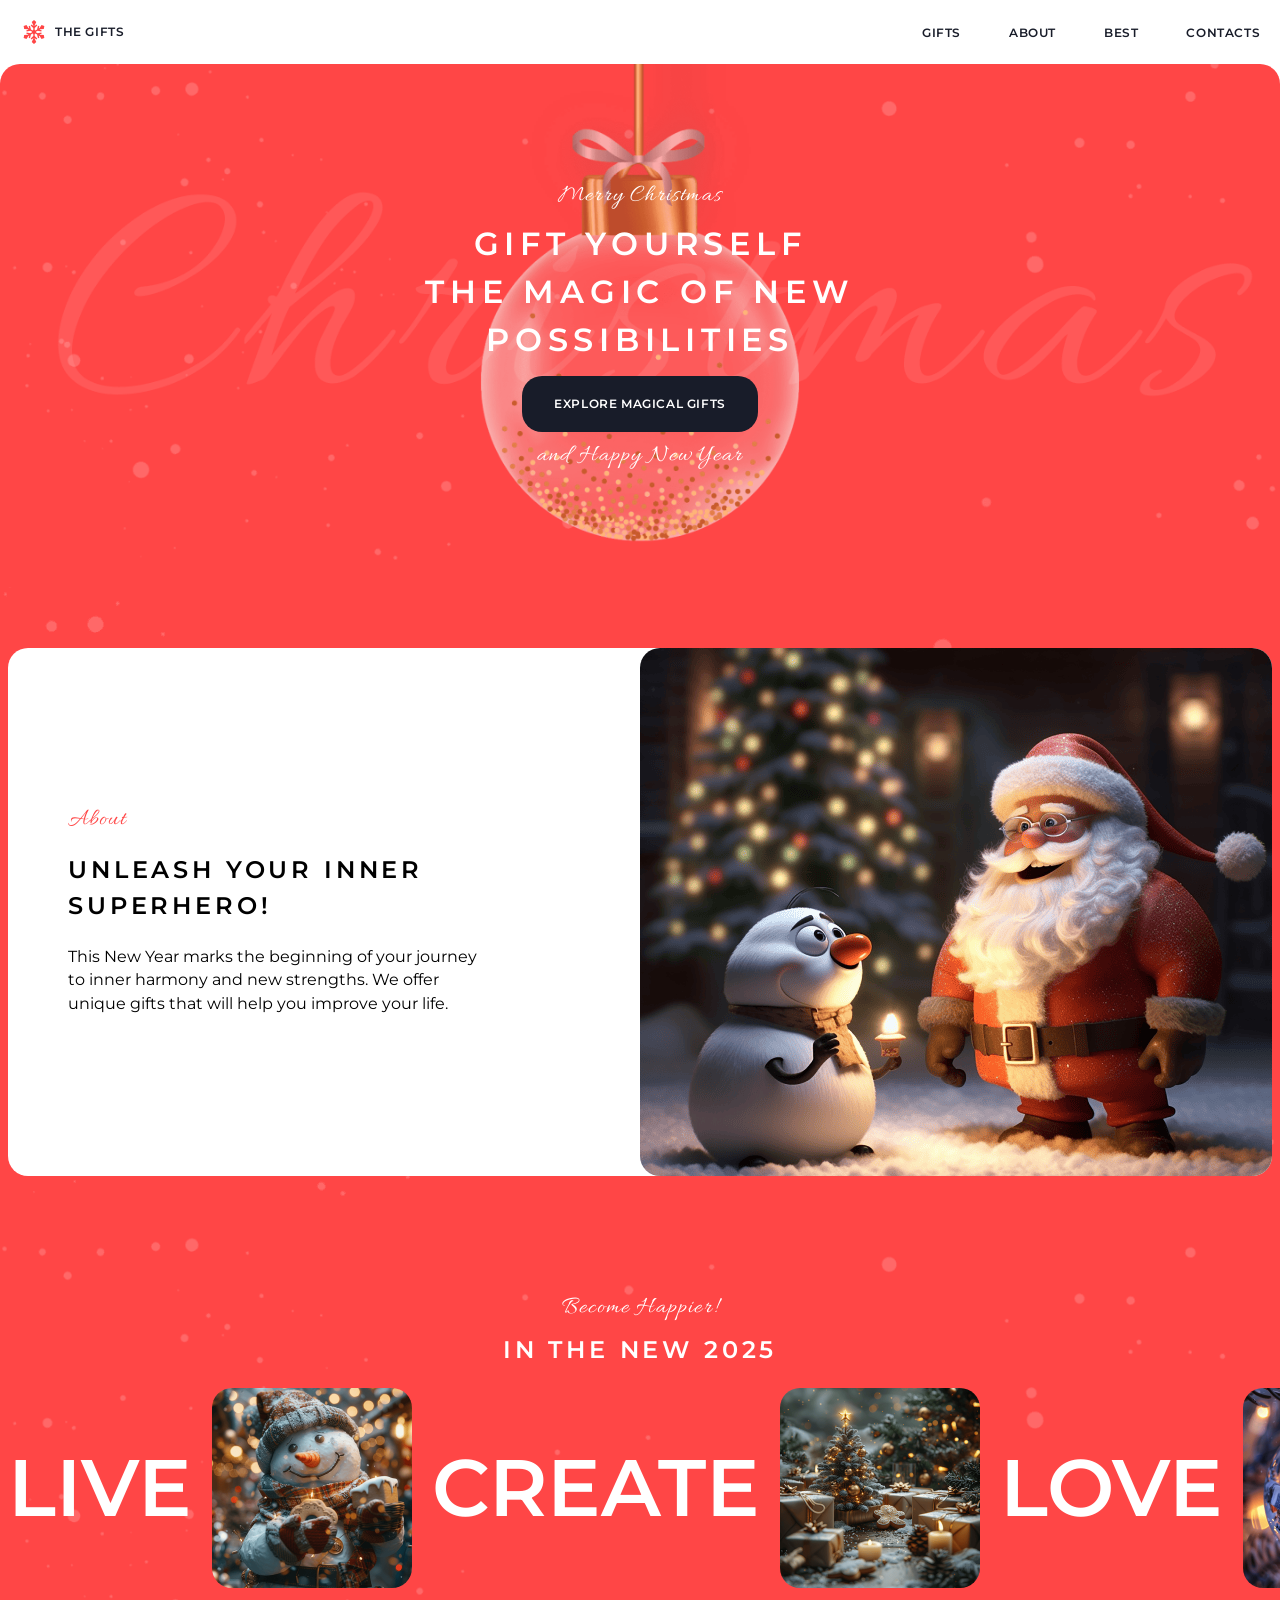
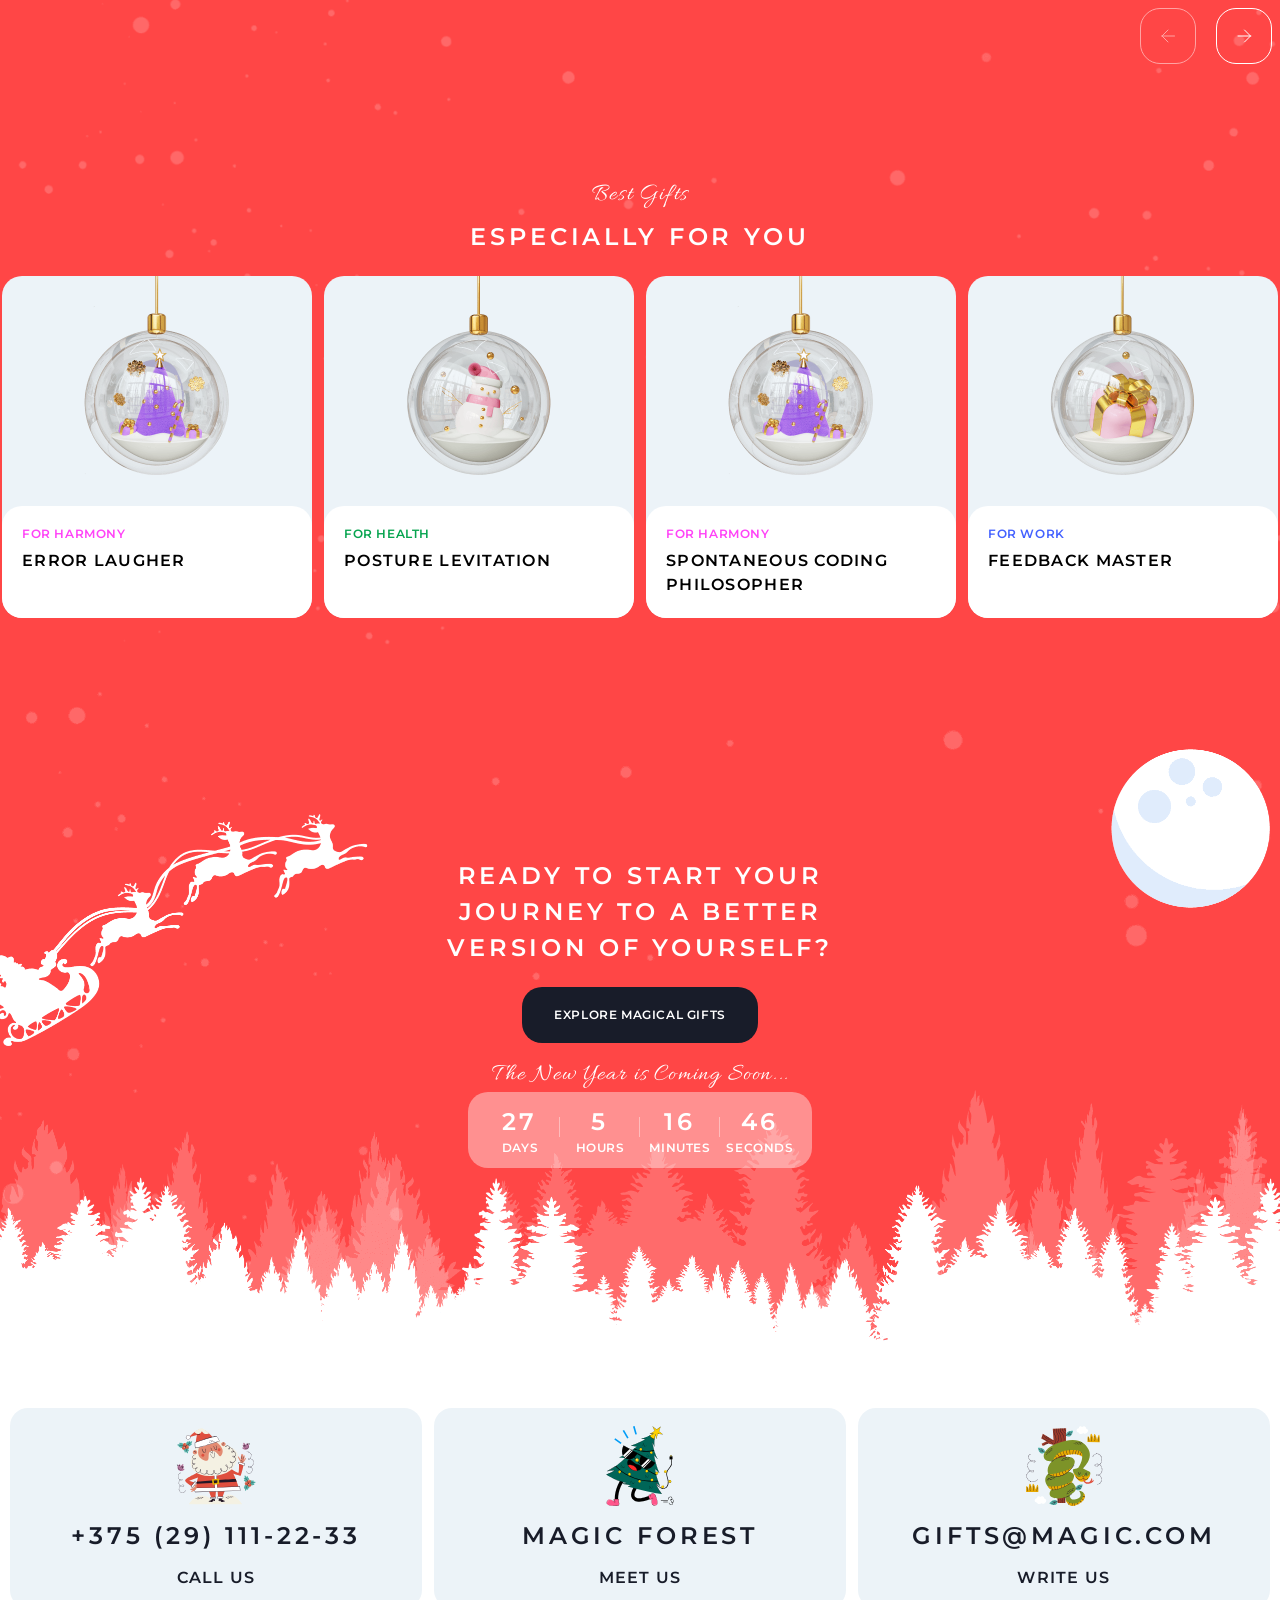
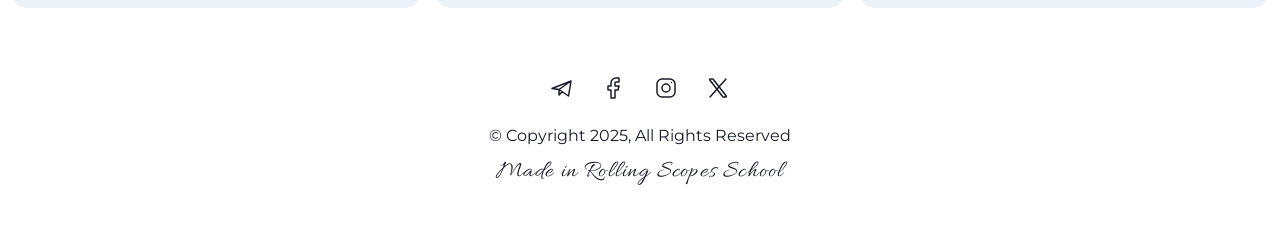
<file: christmas-shop/index.html>
<!DOCTYPE html>
<html lang="en">

<head>
	<meta charset="UTF-8">
	<meta name="viewport" content="width=device-width, initial-scale=1.0">
	<title>Christmas Shop</title>
	<link rel="stylesheet" href="fonts.css">
	<link rel="stylesheet" href="style.css">
	<link rel="stylesheet" href="modal.css">
	<link rel="icon" href="./img/snow-icon.svg" type="image/svg+xml">
</head>

<body>
	<div class="container">
		<header>
			<!-- header menu-->
			<div class="header-container">
				<a href="./index.html" class="snow-icon">

					<img src="./img/snow-icon.svg" alt="snow-icon">
					<p class="font-action-small">The gifts</p>
				</a>

				<!-- Burger menu -->
				<button class="burger-menu" aria-label="Toggle menu" aria-expanded="false">
					<span class="burger-line top"></span>
					<span class="burger-line bottom"></span>
				</button>
        <!-- end Burger menu -->

				<div class="menu-container">
										
					<nav>
						<ul class="header-menu">
							<li><a href="gift.html" class="font-action-small">gifts</a></li>
							<li><a href="#about" class="font-action-small">about</a></li>
							<li><a href="#best" class="font-action-small">best</a></li>
							<li><a href="#contacts" class="font-action-small">contacts</a></li>
						</ul>
					</nav>
				</div>
			</div>
		</header>
		<!-- Hero section -->
		<main>
			<section class="section hero-section ">
				<div class="hero-container">
					<p class="font-caption">Merry Christmas</p>
					<h1>Gift yourself<br>the magic of new<br>possibilities</h1>
					<a href="./gift.html" class="button-explore font-action-small">Explore Magical Gifts</a>
					<p class="font-caption">and Happy New Year</p>
				</div>
			</section>


			<!-- About section  -->
			<section class="section about-section" id="about">
				<div class="about-container">
					<div class="about-wrap">
						<div class="about-description">
							<p class="font-caption about-caption">About</p>
							<h2 class="font-action-large">Unleash your inner superhero!</h2>
							<p>This New Year marks the beginning of your journey to inner harmony and new strengths. We offer unique
								gifts that will help you improve your life.</p>
						</div>
					</div>
					<div class="about-img"></div>
				</div>
			</section>

			<!-- slider section  -->
			<section class="section slider-section">
				<div class="slider-container">
					<div class="slider-description">
						<p class="font-caption">Become Happier!</p>
						<h2 class="font-action-large">in the new 2025</h2>
					</div>
					<div class="slider-row">

						<p class="slider-text">Live</p>
						<img class="slider-img" src="img/snowman.png" alt="snowman">

						<p class="slider-text">create</p>
						<img class="slider-img" src="img/christmas-trees.png" alt="christmas-trees">

						<p class="slider-text">Love</p>
						<img class="slider-img" src="img/christmas-tree-ball.png" alt="christmas-tree-ball">

						<p class="slider-text">dream</p>
						<img class="slider-img" src="img/fairytale-house.png" alt="fairytale-house">
					</div>


					<div class="slider-buttons-container">
						<button class="slider-button prev-button" type="button" aria-label="Preview slider" disabled>
							<svg width="56" height="56" viewBox="0 0 56 56" fill="none" xmlns="http://www.w3.org/2000/svg">
								<rect x="0.5" y="0.5" width="55" height="55" rx="19.5" stroke="white"></rect>
								<path d="M34.5 28H22M22 28L28 22M22 28L28 34" stroke="white" stroke-linecap="round"
									stroke-linejoin="round"></path>
							</svg>
						</button>
						<button class="slider-button next-button" type="button" aria-label="Next slider">
							<svg width="56" height="56" viewBox="0 0 56 56" fill="none" xmlns="http://www.w3.org/2000/svg">
								<rect x="0.5" y="0.5" width="55" height="55" rx="19.5" stroke="white"></rect>
								<path d="M22 28H34.5M34.5 28L28.5 22M34.5 28L28.5 34" stroke="white" stroke-linecap="round"
									stroke-linejoin="round"></path>
							</svg>
						</button>
					</div>
				</div>
			</section>


			<!-- section Best Gifts -->
			<section class="section section-best-gift" id="best">
				<div class="best-gift-container">

					<div class="best-gift-description">
						<p class="font-caption">Best Gifts</p>
						<h2 class="font-action-large">especially for you</h2>
					</div>

					<div class="best-gift-main" id="best-gifts-container">

						<div class="best-gift-card">
							<img src="./img/gift-for-work.png" alt="gift-for-work">
							<div class="gift-text">
								<p class="font-action-small gift-for-work">For work</p>
								<h3 class="card-text">Console.log Guru</h3>
							</div>
						</div>

						<div class="best-gift-card">
							<img src="./img/gift-for-health.png" alt="gift-for-health">
							<div class="gift-text">
								<p class="font-action-small gift-for-health">For health</p>
								<h3 class="card-text">Hydration Bot</h3>
							</div>
						</div>

						<div class="best-gift-card">
							<img src="./img/gift-for-work.png" alt="gift-for-work">
							<div class="gift-text">
								<p class="font-action-small gift-for-work">For work</p>
								<h3 class="card-text">Merge Master</h3>
							</div>
						</div>

						<div class="best-gift-card">
							<img src="./img/gift-for-harmony.png" alt="gift-for-harmony">
							<div class="gift-text">
								<p class="font-action-small gift-for-harmony">For harmony</p>
								<h3 class="card-text">Spontaneous Coding Philosopher</h3>
							</div>
						</div>

					</div>
				</div>
			</section>


			<!-- section CTA-->

			<section class="section section-cta">
				<div class="cta-container">
					<div class="cta-description">
						<h2 class="font-action-large">Ready to start your journey to a better version of yourself?</h2>
						<a href="gift.html" class="button-explore font-action-small">Explore Magical Gifts</a>


						<div class="cta-section-wrap">
							<p class="font-caption">The New Year is Coming Soon...</p>
							<div class="cta-timer">
								<div class="timer-item">
									<h2 class="font-action-large" id="cta-days">47</h2>
									<p class="font-action-small" >days</p>
								</div>
								<div class="timer-item">
									<h2 class="font-action-large" id="cta-hours">5</h2>
									<p class="font-action-small ">hours</p>
								</div>
								<div class="timer-item">
									<h2 class="font-action-large" id="cta-minutes">34</h2>
									<p class="font-action-small">minutes</p>
								</div>
								<div class="timer-item">
									<h2 class="font-action-large" id="cta-seconds">12</h2>
									<p class="font-action-small">seconds</p>
								</div>
							</div>
						</div>
					</div>
				</div>

			</section>
		</main>


		<!-- Section footer -->
		<footer>
			<div class="section section-footer">
				<div class="footer-card-wrap">
					<a href="tel:+375291112233" class="footer-card">
						<img src="./img/santa-claus.svg" alt="santa-claus">
						<h2 class="font-action-large">+375&nbsp;(29)&nbsp;111-22-33</h2>
						<h3 class="card-text">Call Us</h3>
					</a>
					<a href="https://maps.app.goo.gl/Z4cP9x7VBHtLLmCY6" target="_blank" class="footer-card">
						<img src="./img/christmas-tree.svg" alt="christmas-tree">
						<h2 class="font-action-large">Magic forest</h2>
						<h3 class="card-text">Meet Us</h3>
					</a>
					<a href="mailto:gifts@magic.com" class="footer-card">
						<img src="./img/Group.svg" alt="group">
						<h2 class="font-action-large">gifts@magic.com</h2>
						<h3 class="card-text">Write Us</h3>
					</a>
				</div>
				<div class="footer-contacts" id="contacts">
					<div class="socials">


						<a id="telegram" href="https://web.telegram.org/" target="_blank">
							<svg width="24" height="24" viewBox="0 0 24 24" fill="none" xmlns="http://www.w3.org/2000/svg">
								<path d="M21 5L2 12.5L9 13.5M21 5L18.5 20L9 13.5M21 5L9 13.5M9 13.5V19L12.2488 15.7229" stroke="#181C29"
									stroke-width="1.5" stroke-linecap="round" stroke-linejoin="round"></path>
							</svg>
						</a>

						<a id="facebook" href="https://www.facebook.com/" target="_blank">
							<svg width="24" height="24" viewBox="0 0 24 24" fill="none" xmlns="http://www.w3.org/2000/svg">
								<path
									d="M17 2H14C12.6739 2 11.4021 2.52678 10.4645 3.46447C9.52678 4.40215 9 5.67392 9 7V10H6V14H9V22H13V14H16L17 10H13V7C13 6.73478 13.1054 6.48043 13.2929 6.29289C13.4804 6.10536 13.7348 6 14 6H17V2Z"
									stroke="#181C29" stroke-width="1.5" stroke-linecap="round" stroke-linejoin="round"></path>
							</svg>
						</a>

						<a id="instagram" href="https://www.instagram.com/" target="_blank">
							<svg width="24" height="24" viewBox="0 0 24 24" fill="none" xmlns="http://www.w3.org/2000/svg">
								<path
									d="M12 16C14.2091 16 16 14.2091 16 12C16 9.79086 14.2091 8 12 8C9.79086 8 8 9.79086 8 12C8 14.2091 9.79086 16 12 16Z"
									stroke="#181C29" stroke-width="1.5" stroke-linecap="round" stroke-linejoin="round"></path>
								<path
									d="M3 16V8C3 5.23858 5.23858 3 8 3H16C18.7614 3 21 5.23858 21 8V16C21 18.7614 18.7614 21 16 21H8C5.23858 21 3 18.7614 3 16Z"
									stroke="#181C29" stroke-width="1.5"></path>
								<path d="M17.5 6.51L17.51 6.49889" stroke="#181C29" stroke-width="1.5" stroke-linecap="round"
									stroke-linejoin="round"></path>
							</svg>
						</a>

						<a id="twitter" href="https://x.com/?lang=ru" target="_blank">
							<svg width="24" height="24" viewBox="0 0 24 24" fill="none" xmlns="http://www.w3.org/2000/svg">
								<path
									d="M16.8198 20.7684L3.75317 3.96836C3.44664 3.57425 3.72749 3 4.22678 3H6.70655C6.8917 3 7.06649 3.08548 7.18016 3.23164L20.2468 20.0316C20.5534 20.4258 20.2725 21 19.7732 21H17.2935C17.1083 21 16.9335 20.9145 16.8198 20.7684Z"
									stroke="#181C29" stroke-width="1.5"></path>
								<path d="M20 3L4 21" stroke="#181C29" stroke-width="1.5" stroke-linecap="round"></path>
							</svg>
						</a>
					</div>
					<p>© Copyright 2025, All Rights Reserved</p>
					<a href="https://rs.school/" target="_blank" rel="noopener noreferrer"
						class="font-caption footer-caption">Made in Rolling Scopes School</a>
				</div>
			</div>

		</footer>
	</div>


	<!-- Scroll to top button -->
	<button class="scroll-to-top hidden-btn" aria-label="Scroll to top">
		<svg width="24" height="24" viewBox="0 0 24 24" fill="none" xmlns="http://www.w3.org/2000/svg">
			<path d="M12 19V5M12 5L5 12M12 5L19 12" stroke="currentColor" stroke-width="2" stroke-linecap="round" stroke-linejoin="round"/>
		</svg>
	</button>

	<!-- Modal windows -->
	<div class="modal-window" id="modal">
		<div class="modal-wrap">
			<div class="gifts-img-home" id="cur-img"></div>
			<div class="modal-description">
				<div class="modal-top">
					<h4 class="modal-header" id="category">category</h4>
					<h3 class="card-text" id="name">Console.log Guru</h3>
					<p class="text" id="description">Uses console.log like a crystal ball to find any issue.</p>
				</div>

				<div class="modal-bottom">
					<h4 class="modal-header">
						Adds superpowers to:
					</h4>
					<div class="rating">
						<div class="power">
							<p>Live</p>
							<p class="s500" id="power1">+</p>
							<div class="snowflakes" id="snowflakes1">
								<img src="./img/snow-icon.svg">
							</div>
						</div>

						<div class="power">
							<p>Create</p>
							<p class="s500" id="power2">+</p>
							<div class="snowflakes" id="snowflakes2">
								<img src="./img/snow-icon.svg">
							</div>
						</div>

						<div class="power">
							<p>Love</p>
							<p class="s500" id="power3">+</p>
							<div class="snowflakes" id="snowflakes3">
								<img src="./img/snow-icon.svg">
							</div>
						</div>

						<div class="power">
							<p>Dream</p>
							<p class="s500" id="power4">+</p>
							<div class="snowflakes" id="snowflakes4">
								<img src="./img/snow-icon.svg">
							</div>
						</div>
					</div>
				</div>
			</div>
		</div>
		<svg id="close-btn" xmlns="http://www.w3.org/2000/svg" width="40" height="40" viewBox="0 0 40 40" fill="none">
			<path d="M30 10L10 30" stroke="#181C29" stroke-width="2" stroke-linecap="round" stroke-linejoin="round" />
			<path d="M10 10L30 30" stroke="#181C29" stroke-width="2" stroke-linecap="round" stroke-linejoin="round" />
		</svg>
	</div>

	<div class="overlay" id="overlay"></div>


	<script src="JS/burger.js"></script>
	<script src="JS/slider.js"></script>
	<script src="JS/timer.js"></script>
	<script src="JS/scroll-to-top.js"></script>
	<script src="JS/modal-home.js"></script>
</body>
</html>
</file>
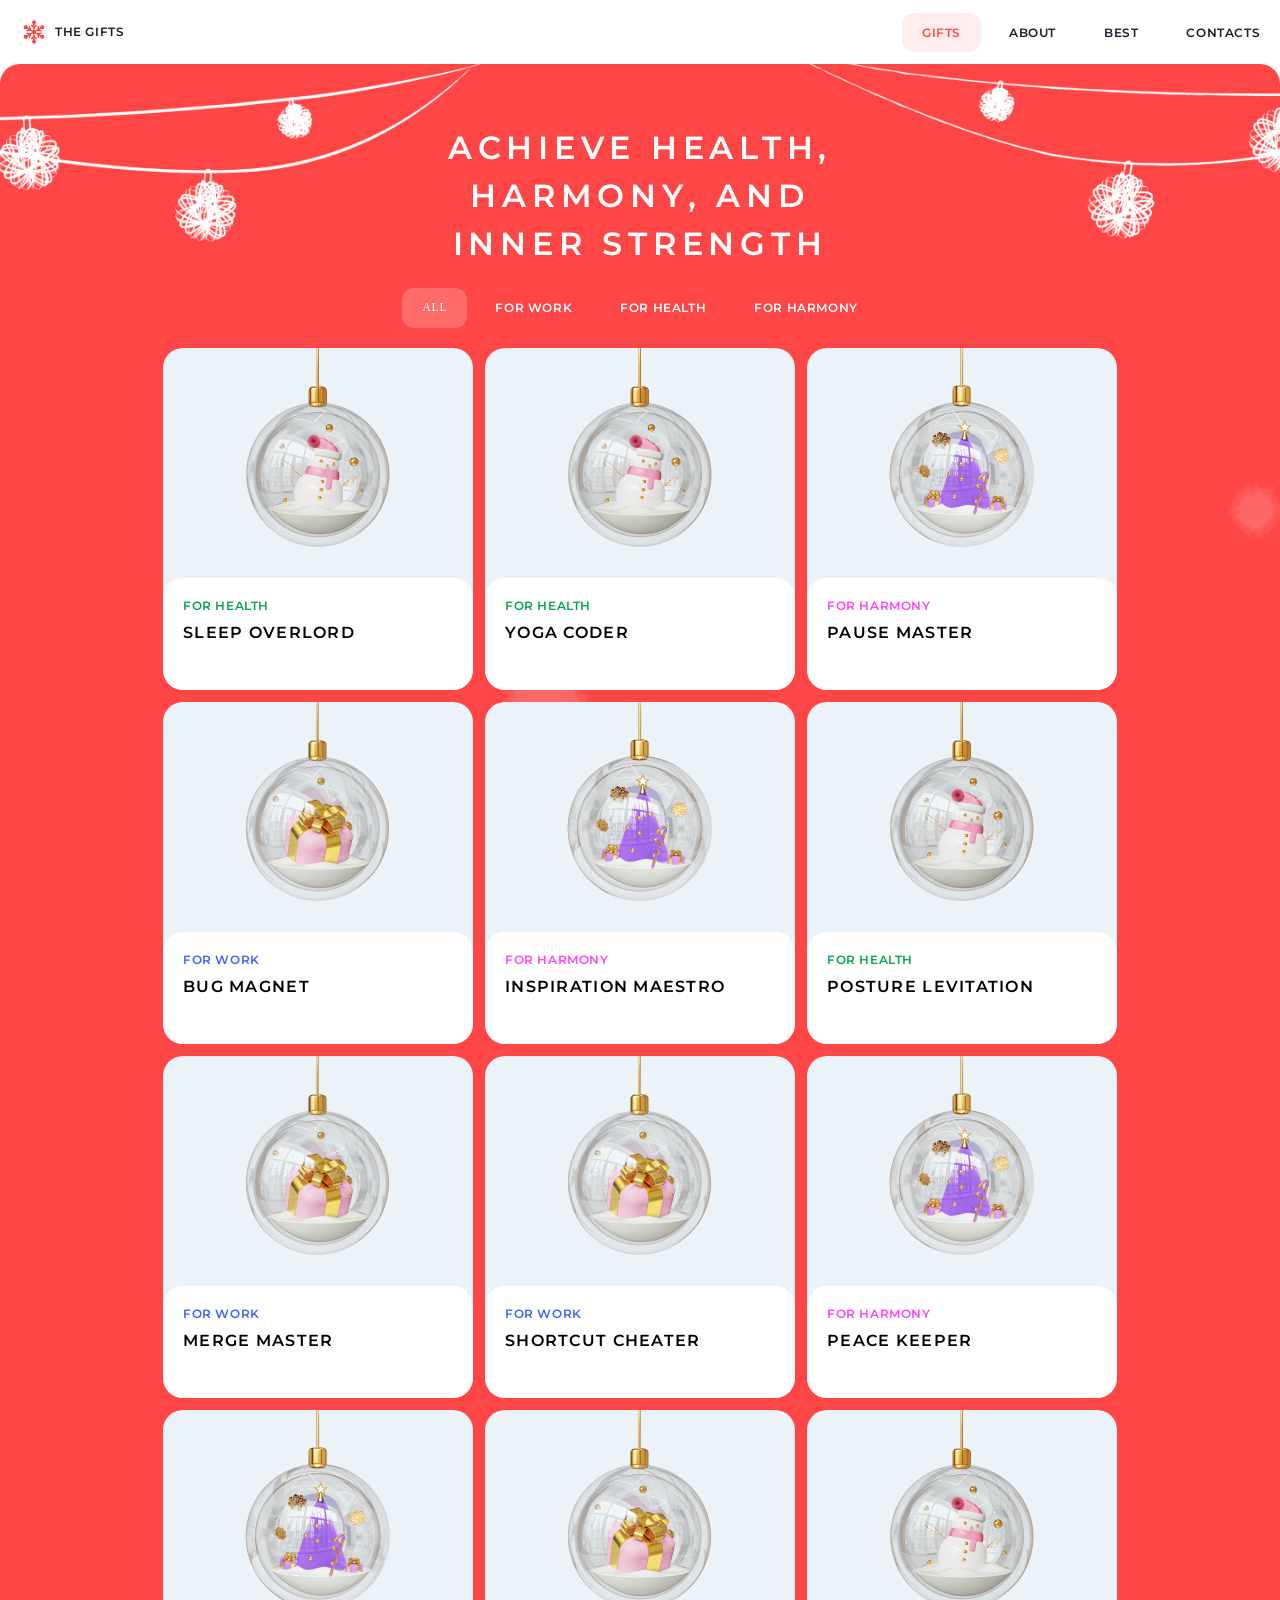
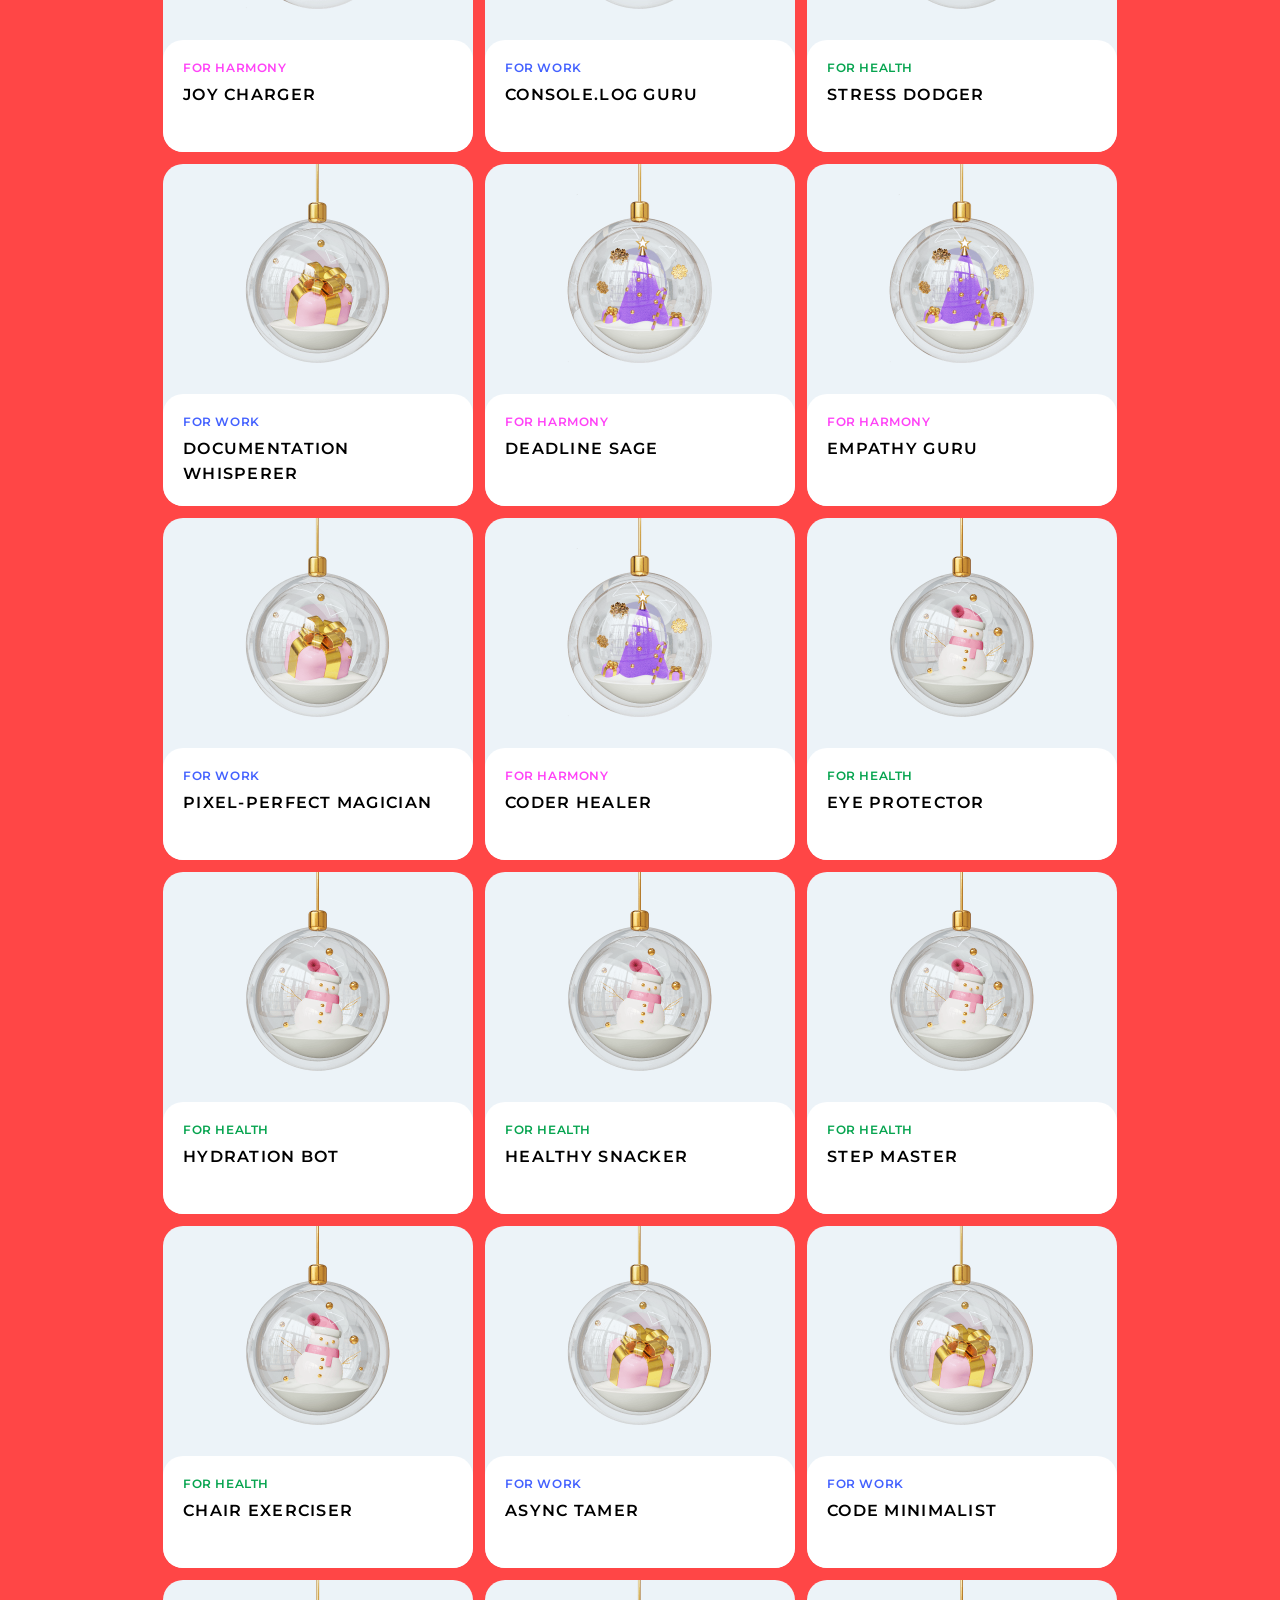
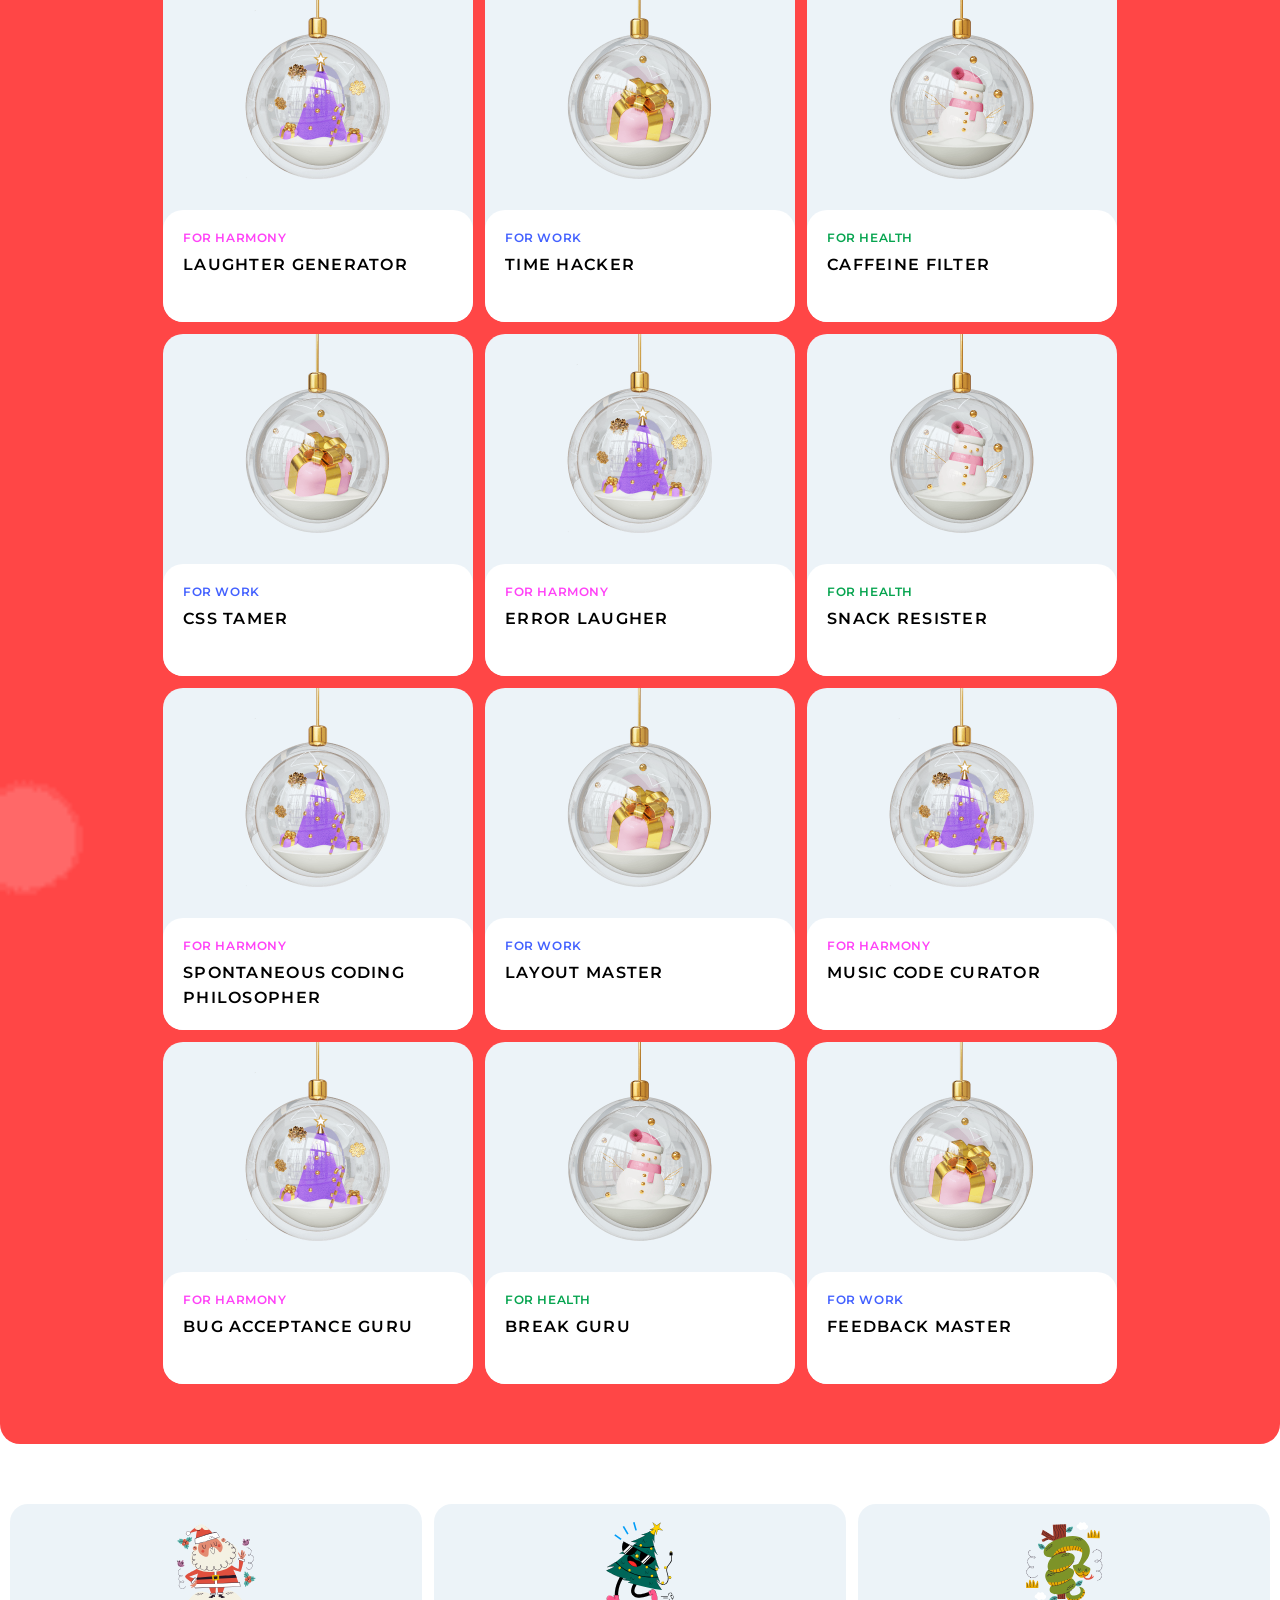
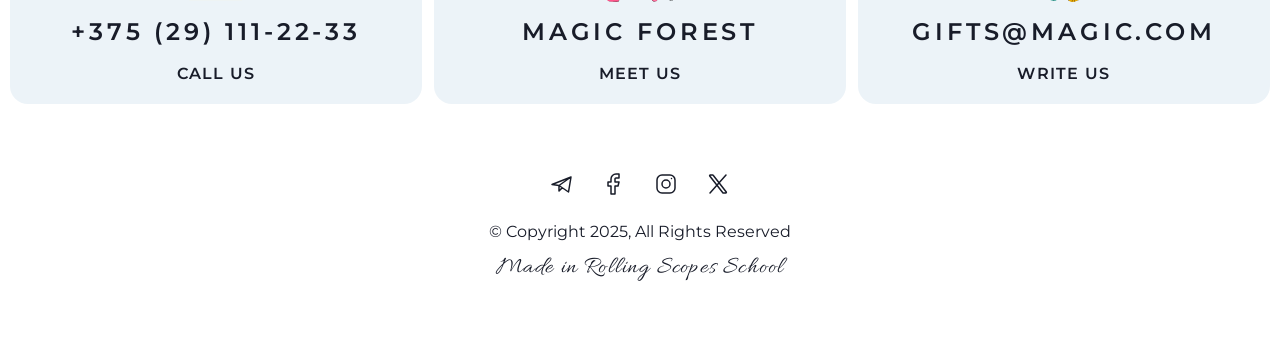
<file: christmas-shop/gift.html>
<!DOCTYPE html>
<html lang="en">

<head>
	<meta charset="UTF-8">
	<meta name="viewport" content="width=device-width, initial-scale=1.0">
	<title>Christmas Gifts</title>
	<link rel="stylesheet" href="fonts.css">
	<link rel="stylesheet" href="style.css">
	<link rel="stylesheet" href="modal.css">
	<link rel="icon" href="./img/snow-icon.svg" type="image/svg+xml">
</head>

<body>
	<!-- header-->
	<header>
		<div class="header-container">
			<a href="./index.html" class="snow-icon">

				<img src="./img/snow-icon.svg" alt="snow-icon">
				<p class="font-action-small">The gifts</p>
			</a>

			<!-- Burger menu -->
			<button class="burger-menu" aria-label="Toggle menu" aria-expanded="false">
				<span class="burger-line top"></span>
				<span class="burger-line bottom"></span>
			</button>
			<!-- end Burger menu -->

			<div class="menu-container">
				
				<nav>
					<ul class="header-menu">
						<li><span id="span" class="font-action-small header-menu-active">gifts</span></li>
						<li><a href="index.html#about" class="font-action-small">about</a></li>
						<li><a href="index.html#best" class="font-action-small">best</a></li>
						<li><a href="#contacts" class="font-action-small">contacts</a></li>
					</ul>
				</nav>
			</div>
		</div>
	</header>

	<main>
		<section class="section section-gift">
			<img class="gift-img" src="./img/bg-garland.png" alt="bg-garland">
			<div class="gift-container">
				<div class="gift-description">
					<h1>Achieve health, harmony, and inner strength</h1>
				</div>

				<div class="gift-filter">
					<span class="gift-filter-item active">all</span>
					<span class="gift-filter-item font-action-small" data-type="For Work">for work</span>
					<span class="gift-filter-item font-action-small" data-type="For Health">for health</span>
					<span class="gift-filter-item font-action-small" data-type="For Harmony">for harmony</span>
				</div>

			</div>


			<div class="best-gift-main" id="gifts-cards">
				<!-- 1 ряд карточек -->
				<div class="gift-card">
					<img src="./img/gift-for-work.png" alt="gift-for-work">
					<div class="gift-text">
						<p class="font-action-small gift-for-work">For work</p>
						<p class="card-text">Console.log Guru</p>
					</div>
				</div>

				<div class="gift-card">
					<img src="./img/gift-for-health.png" alt="gift-for-health">
					<div class="gift-text">
						<p class="font-action-small gift-for-health">For health</p>
						<p class="card-text">step master</p>
					</div>
				</div>

				<div class="gift-card">
					<img src="./img/gift-for-work.png" alt="gift-for-work">
					<div class="gift-text">
						<p class="font-action-small gift-for-work">For work</p>
						<p class="card-text">bug magnet</p>
					</div>
				</div>

				<div class="gift-card">
					<img src="./img/gift-for-work.png" alt="gift-for-work">
					<div class="gift-text">
						<p class="font-action-small gift-for-work">For work</p>
						<p class="card-text">shortcut cheater</p>
					</div>
				</div>

				<!-- 2 ряд карточек -->
				<div class="gift-card">
					<img src="./img/gift-for-health.png" alt="gift-for-health">
					<div class="gift-text">
						<p class="font-action-small gift-for-health">For health</p>
						<p class="card-text">posture levitation</p>
					</div>
				</div>

				<div class="gift-card">
					<img src="./img/gift-for-harmony.png" alt="gift-for-harmony">
					<div class="gift-text">
						<p class="font-action-small gift-for-harmony">For harmony</p>
						<p class="card-text">bug acceptance guru</p>
					</div>
				</div>

				<div class="gift-card">
					<img src="./img/gift-for-health.png" alt="gift-for-health">
					<div class="gift-text">
						<p class="font-action-small gift-for-health">For health</p>
						<p class="card-text">snack resister</p>
					</div>
				</div>

				<div class="gift-card">
					<img src="./img/gift-for-harmony.png" alt="gift-for-harmony">
					<div class="gift-text">
						<p class="font-action-small gift-for-harmony">For harmony</p>
						<p class="card-text">error laugher</p>
					</div>
				</div>

				<!-- 3 ряд карточек -->
				<div class="gift-card">
					<img src="./img/gift-for-health.png" alt="gift-for-health">
					<div class="gift-text">
						<p class="font-action-small gift-for-health">For health</p>
						<p class="card-text">hydration bot</p>
					</div>
				</div>

				<div class="gift-card">
					<img src="./img/gift-for-work.png" alt="gift-for-work">
					<div class="gift-text">
						<p class="font-action-small gift-for-work">For work</p>
						<p class="card-text">merge master</p>
					</div>
				</div>

				<div class="gift-card">
					<img src="./img/gift-for-harmony.png" alt="gift-for-harmony">
					<div class="gift-text">
						<p class="font-action-small gift-for-harmony">For harmony</p>
						<p class="card-text">joy charger</p>
					</div>
				</div>

				<div class="gift-card">
					<img src="./img/gift-for-harmony.png" alt="gift-for-harmony">
					<div class="gift-text">
						<p class="font-action-small gift-for-harmony">For harmony</p>
						<p class="card-text">Spontaneous Coding Philosopher</p>
					</div>
				</div>
			</div>
		</section>
	</main>

	<!-- Section footer -->
	<footer>
		<div class="section section-footer">
			<div class="footer-card-wrap">
				<a href="tel:+375291112233" class="footer-card">
					<img src="./img/santa-claus.svg" alt="santa-claus">
					<h2 class="font-action-large">+375 (29) 111-22-33</h2>
					<h3 class="card-text">Call Us</h3>
				</a>
				<a href="https://maps.app.goo.gl/Z4cP9x7VBHtLLmCY6" target="_blank" class="footer-card">
					<img src="./img/christmas-tree.svg" alt="christmas-tree">
					<h2 class="font-action-large">Magic forest</h2>
					<h3 class="card-text">Meet Us</h3>
				</a>
				<a href="mailto:gifts@magic.com" class="footer-card">
					<img src="./img/Group.svg" alt="group">
					<h2 class="font-action-large">gifts@magic.com</h2>
					<h3 class="card-text">Write Us</h3>
				</a>
			</div>
			<div class="footer-contacts" id="contacts">
				<div class="socials">

					<a id="telegram" href="https://web.telegram.org/" target="_blank">
						<svg width="24" height="24" viewBox="0 0 24 24" fill="none" xmlns="http://www.w3.org/2000/svg">
							<path d="M21 5L2 12.5L9 13.5M21 5L18.5 20L9 13.5M21 5L9 13.5M9 13.5V19L12.2488 15.7229" stroke="#181C29"
								stroke-width="1.5" stroke-linecap="round" stroke-linejoin="round"></path>
						</svg>
					</a>

					<a id="facebook" href="https://www.facebook.com/" target="_blank">
						<svg width="24" height="24" viewBox="0 0 24 24" fill="none" xmlns="http://www.w3.org/2000/svg">
							<path
								d="M17 2H14C12.6739 2 11.4021 2.52678 10.4645 3.46447C9.52678 4.40215 9 5.67392 9 7V10H6V14H9V22H13V14H16L17 10H13V7C13 6.73478 13.1054 6.48043 13.2929 6.29289C13.4804 6.10536 13.7348 6 14 6H17V2Z"
								stroke="#181C29" stroke-width="1.5" stroke-linecap="round" stroke-linejoin="round"></path>
						</svg>
					</a>

					<a id="instagram" href="https://www.instagram.com/" target="_blank">
						<svg width="24" height="24" viewBox="0 0 24 24" fill="none" xmlns="http://www.w3.org/2000/svg">
							<path
								d="M12 16C14.2091 16 16 14.2091 16 12C16 9.79086 14.2091 8 12 8C9.79086 8 8 9.79086 8 12C8 14.2091 9.79086 16 12 16Z"
								stroke="#181C29" stroke-width="1.5" stroke-linecap="round" stroke-linejoin="round"></path>
							<path
								d="M3 16V8C3 5.23858 5.23858 3 8 3H16C18.7614 3 21 5.23858 21 8V16C21 18.7614 18.7614 21 16 21H8C5.23858 21 3 18.7614 3 16Z"
								stroke="#181C29" stroke-width="1.5"></path>
							<path d="M17.5 6.51L17.51 6.49889" stroke="#181C29" stroke-width="1.5" stroke-linecap="round"
								stroke-linejoin="round"></path>
						</svg>
					</a>

					<a id="twitter" href="https://x.com/?lang=ru" target="_blank">
						<svg width="24" height="24" viewBox="0 0 24 24" fill="none" xmlns="http://www.w3.org/2000/svg">
							<path
								d="M16.8198 20.7684L3.75317 3.96836C3.44664 3.57425 3.72749 3 4.22678 3H6.70655C6.8917 3 7.06649 3.08548 7.18016 3.23164L20.2468 20.0316C20.5534 20.4258 20.2725 21 19.7732 21H17.2935C17.1083 21 16.9335 20.9145 16.8198 20.7684Z"
								stroke="#181C29" stroke-width="1.5"></path>
							<path d="M20 3L4 21" stroke="#181C29" stroke-width="1.5" stroke-linecap="round"></path>
						</svg>
					</a>
				</div>
				<p>© Copyright 2025, All Rights Reserved</p>
				<a href="https://rs.school/" target="_blank" rel="noopener noreferrer" class="font-caption footer-caption">Made
					in Rolling Scopes School</a>
			</div>
		</div>
	</footer>
<!-- Modal windows -->


	<!-- Scroll to top button -->
	<button class="scroll-to-top hidden-btn" aria-label="Scroll to top">
		<svg width="24" height="24" viewBox="0 0 24 24" fill="none" xmlns="http://www.w3.org/2000/svg">
			<path d="M12 19V5M12 5L5 12M12 5L19 12" stroke="currentColor" stroke-width="2" stroke-linecap="round" stroke-linejoin="round"/>
		</svg>
	</button>

<!-- Модальное окно -->
	<div class="modal-window" id="modal">
		<div class="modal-wrap">
			<div class="gifts-img-gift" id="cur-img"></div>
			<div class="modal-description">
				<div class="modal-top">
					<h4 class="modal-header" id="category">category</h4>
					<h3 class="card-text" id="name">Console.log Guru</h3>
					<p class="text" id="description">Uses console.log like a crystal ball to find any issue.</p>
				</div>


				<div class="modal-bottom">
					<h4 class="modal-header">
						Adds superpowers to:
					</h4>
					<div class="rating">

						<div class="power">
							<p>Live</p>
							<p class="s500" id="power1">+</p>
							<div class="snowflakes" id="snowflakes1">
								<img src="./img/snow-icon.svg">
							</div>
						</div>

						<div class="power">
							<p>Create</p>
							<p class="s500" id="power2">+</p>
							<div class="snowflakes" id="snowflakes2">
								<img src="./img/snow-icon.svg">
							</div>
						</div>

						<div class="power">
							<p>Love</p>
							<p class="s500" id="power3">+</p>
							<div class="snowflakes" id="snowflakes3">
								<img src="./img/snow-icon.svg">
							</div>
						</div>

						<div class="power">
							<p>Dream</p>
							<p class="s500" id="power4">+</p>
							<div class="snowflakes" id="snowflakes4">
								<img src="./img/snow-icon.svg">
							</div>
						</div>

					</div>
				</div>
			</div>

		</div>
		<svg id="close-btn" xmlns="http://www.w3.org/2000/svg" width="40" height="40" viewBox="0 0 40 40" fill="none">
			<path d="M30 10L10 30" stroke="#181C29" stroke-width="2" stroke-linecap="round" stroke-linejoin="round" />
			<path d="M10 10L30 30" stroke="#181C29" stroke-width="2" stroke-linecap="round" stroke-linejoin="round" />
		</svg>
	</div>

	<div class="overlay" id="overlay"></div>
<!-- Script -->
	<script src="JS/burger.js"></script>
	<script src="JS/modal-gifts.js"></script>
	<script src="JS/scroll-to-top.js"></script>
</body>

</html>
</file>
<file: christmas-shop/fonts.css>
@import url('https://fonts.googleapis.com/css2?family=Allura&family=Montserrat:ital,wght@0,100..900;1,100..900&family=Open+Sans:ital,wght@0,300..800;1,300..800&family=Work+Sans:ital,wght@0,100..900;1,100..900&display=swap');

h1 {
    font-family: 'Montserrat', sans-serif;
    font-size: 32px;
    font-weight: 600;
    line-height: 1.5;
    letter-spacing: 0.18em;
    text-transform: uppercase;
}

.font-action-large {
    font-family: 'Montserrat', sans-serif;
    font-size: 24px;
    font-weight: 600;
    line-height: 1.52;
    letter-spacing: 0.16em;
    text-transform: uppercase;
}

.card-text {
    font-family: 'Montserrat', sans-serif;
    font-size: 16px;
    font-weight: 600;
    line-height: 1.52;
    letter-spacing: 0.08em;
    text-transform: uppercase;
}

.font-action-small {
    font-family: 'Montserrat', sans-serif;
    font-size: 12px;
    font-weight: 600;
    line-height: 1.3;
    letter-spacing: 0.05em;
    text-transform: uppercase;
}

p {
    font-family: 'Montserrat', sans-serif;
    font-size: 16px;
    font-weight: 400;
    line-height: 1.48;
}

.font-caption {
    font-family: 'Allura', cursive;
    font-size: 24px;
    font-weight: 400;
    line-height: 100%;
    letter-spacing: 0.05em;
}

.slider-text {
    font-family: 'Montserrat', sans-serif;
    font-size: 80px;
    font-weight: 600;
    text-transform: uppercase;
}
</file>
<file: christmas-shop/style.css>
@import url('fonts.css');

* {
    margin: 0;
    padding: 0;
    box-sizing: border-box;
}

a {
    text-decoration: none;
    color: inherit;
}

ul {
    list-style-type: none;
}

body {
    max-width: 1440px;
    margin: 0 auto;
    user-select: none;
    overflow-x: hidden;
}

html {
    scroll-behavior: smooth;
}

.container {
    height: 100%;
    display: flex;
    flex-direction: column;
    margin: 0 auto;
}

.section {
    padding: 60px 8px;
    background-color: #ff4646;
    background-image: url('./img/bg-snow.png');
    background-size: cover;
    background-position: center;
}

/* header menu*/
header {
    display: flex;
    height: 64px;
    flex: 0 0 auto;
    background-color: #ffffff;
    justify-content: center;
    align-items: center;
    color: #181c29;
}

.header-container {
    display: flex;
    justify-content: space-between;
    align-items: center;
    width: 100%;
    max-width: 1276px;
    position: relative;
    gap: 12px;
}

.snow-icon {
    display: flex;
    justify-content: center;
    align-items: center;
    padding: 8px 20px;
    gap: 9px;
}

.header-menu {
    display: flex;
    justify-content: space-between;
    width: 376px;
    gap: 8px;
}

.header-menu a,
.header-menu-active {
    padding: 12px 20px;
    border-radius: 12px;
}

.header-menu span {
    cursor: default;
    pointer-events: auto;
}
/* Hero section */
.hero-section {
    display: flex;
    justify-content: center;
    border-radius: 20px 20px 0 0;
    background-image: url('./img/bg-ball.png'), url('./img/bg-snow.png');
    background-repeat: no-repeat, no-repeat;
}

.hero-container {
    display: flex;
    flex-direction: column;
    align-items: center;
    padding: 60px 0px;
    gap: 12px;
    color: #ffffff;
    text-align: center;
}

.button-explore {
    display: flex;
    text-align: center;
    padding: 20px 32px;
    border-radius: 20px;
    color: #ffffff;
    background-color: #181c29;
}

/* section about */
.about-section {
    display: flex;
    justify-content: center;
    align-items: center;
}

.about-container {
    display: flex;
    max-width: 1276px;
    padding: 0px;
    align-items: center;
    border-radius: 20px;
    background: #fff;
    width: 100%;
    max-height: 528px;
}
.about-description {
    display: flex;
    flex-direction: column;
    justify-content: center;
    align-items: flex-start;
    gap: 20px;
    max-width: 426px;
}
.about-wrap {
    padding: 0 60px;
    width: 50%;
    max-width: 546px; /* 426px + 120px padding */
}

.about-img {
    background: url('./img/santa.png') center no-repeat;
    background-size: cover;
    width: 50%;
    height: 528px;
    border-radius: 20px;
    margin-left: auto;
}

.about-caption {
    color: #ff4646;
}

/* section slider */
.slider-section {
    display: flex;
    justify-content: center;
    color: #ffffff;
    max-width: 1440px;
    overflow: hidden;
    min-height: fit-content;
    /* padding-left: 10px; */
}

.slider-container {
    display: flex;
    flex-direction: column;
    gap: 20px;
    justify-content: flex-start;
    max-width: 1276px;
    width: 100%;
}

.slider-description {
    display: flex;
    flex-direction: column;
    align-items: center;
    justify-content: flex-start;
    align-self: center;
    gap: 12px;
}

.slider-row {
    display: flex;
    align-items: center;
    justify-content: flex-start;
    gap: 20px;
    transition: transform 0.5s ease-in-out;
    align-self: flex-start;
    width: 100%;
}

.slider-img {
    height: 200px;
    width: 200px;
    border-radius: 20px;
}

.slider-buttons-container {
    display: flex;
    align-items: center;
    gap: 20px;
    justify-content: flex-end;
}

.slider-button {
    background: transparent;
    border: none;
    cursor: pointer;
    padding: 0;
    transition: all 0.3s ease;
}

.slider-button:disabled {
    opacity: 0.5;
    cursor: default;
}

.slider-button:not(:disabled):hover svg rect {
    fill: #b6b1b1;
    stroke-opacity: 1;
}

/* section gift */

.section-best-gift {
    display: flex;
    flex-direction: column;
    align-items: center;
    padding: 56px 0px 60px 0px;
}

.best-gift-container {
    display: flex;
    flex-direction: column;
    align-items: center;
    gap: 20px;
    max-width: 1276px;
}

.best-gift-description {
    display: flex;
    flex-direction: column;
    align-items: center;
    color: #ffffff;
    gap: 12px;
}

.best-gift-main {
    display: flex;
    flex-wrap: wrap;
    justify-content: center;
    gap: 12px;
}

.best-gift-card,
.gift-card {
    display: flex;
    flex-direction: column;
    border-radius: 20px;
    overflow: hidden;
    flex: 0 0 auto;
    background-color: #ecf3f8;
    max-width: 310px;
    height: 342px;
}

.best-gift-card img {
    width: 310px;
    height: 230px;
}

.gift-text {
    display: flex;
    flex-direction: column;
    background-color: #ffffff;
    padding: 20px;
    gap: 8px;
    align-items: flex-start;
    height: 112px;
    border-radius: 20px;
}

.gift-for-work {
    color: #4361ff;
}

.gift-for-health {
    color: #06a44f;
}

.gift-for-harmony {
    color: #ff43f7;
}

/* section CTA */
.section-cta {
    display: flex;
    justify-content: center;
    align-items: center;
    background-image: url('./img/bg-forest.png'), url('./img/bg-snow.png');
    border-bottom-left-radius: 20px;
    border-bottom-right-radius: 20px;
}

.cta-container {
    display: flex;
    justify-content: center;
    align-items: center;
    padding: 60px 0px;
    gap: 20px;
    color: #ffffff;
    width: 100%;
    max-width: 1276px;
}

.cta-description {
    display: flex;
    max-width: 426px;
    padding: 60px 0;
    flex-direction: column;
    gap: 20px;
    align-items: center;
    text-align: center;
    width: 100%;
}

.cta-section-wrap {
    display: flex;
    text-align: center;
    color: #ffffff;
    flex-direction: column;
    gap: 5px;
}

.cta-timer {
    display: flex;
    justify-content: center;
    align-items: center;
    padding: 12px;
    border-radius: 20px;
    background-color: rgba(255, 255, 255, 0.4);
}

.timer-item {
    display: flex;
    width: 80px;
    flex-direction: column;
    align-items: center;
    position: relative;
}
/* сепаратор */
.timer-item::after {
    content: '';
    width: 1px;
    height: 20px;
    background: rgba(255, 255, 255, 0.4);
    position: absolute;
    right: 0;
    top: 23px;
    transform: translateY(-50%);
}
.timer-item:last-child::after {
    display: none;
}

/* section footer */

footer {
    color: #181c29;
    display: flex;
    justify-content: center;
    align-items: center;
}

.section-footer {
    display: flex;
    flex-direction: column;
    align-items: center;
    gap: 60px;
    max-width: 1276px;
    width: 100%;
    background-color: #ffffff;
    padding-inline: 0;
}

.footer-card-wrap {
    display: flex;
    justify-content: center;
    gap: 12px;
    width: 100%;
}

.footer-card {
    display: flex;
    flex-direction: column;
    align-items: center;
    gap: 12px;
    padding: 18px;
    background-color: #ecf3f8;
    border-radius: 18px;
    width: 100%;
    text-align: center;
}

.footer-card-wrap img {
    width: 80px;
    height: 80px;
}

.footer-contacts {
    display: flex;
    flex-direction: column;
    gap: 12px;
}

.socials {
    display: flex;
    justify-content: center;
    align-items: center;
    gap: 12px;
    cursor: pointer;
}

.socials svg {
    margin: 8px;
}

.footer-contacts a {
    text-align: center;
}

/* Hover */
.header-menu-active {
    color: #ff4646;
    background-color: #ff46461a;
    /* pointer-events: none; */
}

/* gift */
.section-gift {
    display: flex;
    flex-direction: column;
    align-items: center;
    padding: 60px 8px;
    gap: 20px;
    background-color: #ff4646;
    border-radius: 20px;
    position: relative;
    /* min-height: 100vh; */
}

.gift-img {
    position: absolute;
    max-width: 1440px;
    width: 100%;
    top: 0px;
}

.gift-container {
    display: flex;
    flex-direction: column;
    align-items: center;
    gap: 20px;
    color: #ffffff;
    width: 100%;
    max-width: 1276px;
    /* flex: 1;  */
}

.gift-description {
    max-width: 426px;
    text-align: center;
}

.gift-filter {
    display: flex;
    gap: 8px;
}

.gift-filter-item {
    font-size: 12px;
    line-height: 15.6px;
    letter-spacing: 0.6px;
    cursor: pointer;
    color: #fff;
    text-transform: uppercase;
    padding: 12px 20px;
    border-radius: 12px;
    transition: background-color 0.2s ease;
}

.gift-filter-item.active {
    background-color: rgba(255, 255, 255, 0.2);
    cursor: default;
}

.gift-filter-item:hover {
    background-color: rgba(255, 255, 255, 0.2);
    border-radius: 12px;
}

/* burger menu */

body.menu-open {
    overflow: hidden;
}

.burger-menu {
    width: 40px;
    height: 40px;
    display: none;
    cursor: pointer;
    position: relative;
    margin-right: 10px;
    border: none;
    background: transparent;
    z-index: 1000;
}

.burger-line {
    position: absolute;
    left: 13px;
    width: 20px;
    height: 2px;
    background-color: #181c29;
    transition: all 0.3s ease;
}

.burger-line.top {
    top: 15px;
}
.burger-line.bottom {
    top: 23px;
}

.burger-menu.active .burger-line.top {
    transform: rotate(45deg);
    top: 50%;
    margin-top: -1px;
}

.burger-menu.active .burger-line.bottom {
    transform: rotate(-45deg);
    top: 50%;
    margin-top: -1px;
}

/* Scroll-to-Top button */
.scroll-to-top {
    display: flex;
    align-items: center;
    justify-content: center;
    z-index: 20;
    bottom: 7px;
    right: 7px;
    position: fixed;
    width: 56px;
    height: 56px;
    border: 1px solid #ff4646;
    border-radius: 50%;
    background-color: #ffffff;
    cursor: pointer;
    transition: 0s linear;
    opacity: 1;
}

.scroll-to-top.hidden-btn {
    opacity: 0;
    pointer-events: none;
}

.scroll-to-top svg path {
    stroke: #ff4646;
}

.hidden-btn {
    display: none;
}
/* end Scroll-to-Top button */

@media (max-width: 1300px) {
    .section-footer {
        padding: 60px 8px;
    }
}
@media (max-width: 1060px) {
    .footer-card-wrap {
        flex-direction: column;
        gap: 15px;
    }
}

@media (min-width: 769px) {
    .scroll-to-top {
        display: none !important;
    }
}

@media (max-width: 768px) {
    .burger-menu {
        display: block !important;
    }
    
    .menu-container {
        display: flex;
        position: fixed;
        top: 64px;
        left: auto;
        right: -100%;
        width: 100%;
        height: calc(100vh - 64px);
        background-color: #ffffff;
        z-index: 99;
        transition: right 0.3s ease;
        justify-content: center;
        align-items: center;
        flex-direction: column;
        /* padding-top: 270px; */

        font-family: 'Montserrat', sans-serif;
        font-size: 24px;
        font-weight: 600;
        line-height: 1.52;
        letter-spacing: 0.16em;
        text-transform: uppercase;
    }

    .menu-container.active {
        right: 0;
    }

    .mobile-menu-header {
        position: absolute;
        top: 0;
        left: 0;
        right: 0;
        display: flex;
        justify-content: space-between;
        align-items: center;
        /* padding: 0 28px; */
        /* height: 64px; */
    }

    .menu-close {
        width: 40px;
        height: 40px;
        border: none;
        background: transparent;
        cursor: pointer;
        position: absolute;
        top: 20px;
        right: 20px;
        z-index: 1001;
    }

    .menu-close .close-line {
        position: absolute;
        left: 13px;
        width: 20px;
        height: 2px;
        background-color: #181c29;
        transition: all 0.3s ease;
    }

    .menu-close .close-line:first-child {
        top: 19px;
        transform: rotate(45deg);
    }

    .menu-close .close-line:last-child {
        top: 19px;
        transform: rotate(-45deg);
    }
    .header-menu {
        flex-direction: column;
        align-items: center;
        gap: 32px;
    }

    .header-menu a {
        font-size: 24px;
        font-weight: 600;
        line-height: 1.52;
        letter-spacing: 0.16em;
        transition: all 0.3s ease;
        /* padding-left: 1px; */
    }

    .header-menu a:hover {
        color: #ff4646;
        background-color: transparent;
    }

    .header-menu .header-menu-active {
        color: #181c29;
        background-color: transparent;
        pointer-events: none;
        font-family: 'Montserrat', sans-serif;
        font-size: 24px;
        font-weight: 600;
        line-height: 1.52;
        letter-spacing: 0.16em;
        text-transform: uppercase;
    }

    .snow-icon {
        padding: 0 28px;
    }

    .header-menu-container {
        display: none;
    }
}

@media (max-width: 580px) {
    .about-container {
        display: flex;
        flex-direction: column;
        padding-top: 0;
        max-height: none;
    }
    .about-img {
        width: 100%;
    }
    .about-wrap {
        padding: 60px 20px;
        width: 100%;
    }
    .gift-filter-item {
        line-height: 13px;
        padding: 14px 4px;
    }
}

@media (max-width: 380px) {
    .menu-container {
        /* padding-top: 50px; */
    }

    .burger-menu-list li a {
        transition: all 0.3s ease;
        /* padding: 20px; */
        display: inline-block;
    }
}

/* Отключение hover на мобильных устройствах */
@media (hover: hover) {
    .header-menu a:hover {
        color: #ff4646;
        background-color: #ff46461a;
        transition: all 0.3s ease;
    }

    .button-explore:hover {
        background-color: #ffffff;
        color: #181c29;
        transition: all 0.3s ease;
    }

    .slider-button:not(:disabled):hover svg path {
        stroke: #ff4646;
        stroke-opacity: 1;
        transition: stroke 0.3s ease;
    }

    .slider-button:not(:disabled):hover svg rect {
        fill: #ffffff;
        stroke-opacity: 1;
        transition: stroke 0.3s ease;
    }

    .footer-card:hover,
    .footer-contacts a:hover {
        color: #ff4646;
        transition: all 0.3s ease;
    }

    .socials svg:hover path {
        stroke: #ff4646;
        transition: stroke 0.3s ease;
        cursor: pointer;
    }

    .gift-card:hover,
    .best-gift-card:hover {
        color: #ff4646;
        transition: all 0.3s ease;
        cursor: pointer;
    }

    .gift-filter-item:hover {
        background-color: rgba(255, 255, 255, 0.2);
        border-radius: 12px;
    }
}
</file>
<file: christmas-shop/modal.css>
.overlay {
    position: fixed;
    top: 0;
    left: 0;
    width: 100%;
    height: 100%;
    background: rgba(0, 0, 0, 0.8);
    opacity: 0;
    visibility: hidden;
    transition: opacity 0.3s ease;
    z-index: 998;
}

.overlay.show {
    opacity: 1;
    visibility: visible;
}

body.no-scroll {
    overflow: hidden;
}

.modal-window {
    position: fixed;
    max-width: 400px;
    width: 100%;

    top: 50%;
    left: 50%;
    border-radius: 20px;
    background: #ecf3f8;
    display: flex;
    flex-direction: column;
    /* Убираем за пределы экрана */
    transform: translate(-50%, -50%) translateX(300%);

    transition: transform 0.3s ease;
    z-index: 999;
}

.modal-window.show {
    transform: translate(-50%, -50%) translateX(0);
    opacity: 1;
    visibility: visible;
}

.modal-wrap {
    display: flex;
    flex-direction: column;
    width: 100%;
    
}

.gifts-img-gift {
    background: url('./img/gift-for-work.png') center no-repeat;
    background-size: cover;
    width: 100%;
    height: 230px;
}

.modal-description {
    display: flex;
    padding: 20px;
    flex-direction: column;
    gap: 20px;
    width: 100%;

    border-radius: 20px;
    background: #fff;
}
.modal-top {
    display: flex;
    padding: 0;
    flex-direction: column;
    align-items: flex-start;
    gap: 8px;
    align-self: stretch;
}

.card-text {
    align-self: stretch;
    font-family: 'Montserrat', sans-serif;
    font-size: 16px;
    font-weight: 600;
    line-height: 1.52;
    letter-spacing: 0.08em;
    text-transform: uppercase;
}

.text {
    font-family: 'Montserrat', sans-serif;
    font-size: 16px;
    font-weight: 400;
    line-height: 1.48;
}

.modal-bottom {
    display: flex;
    padding: 0;
    flex-direction: column;
    align-items: flex-start;
    gap: 8px;
    align-self: stretch;
}

.rating {
   display: flex;
    padding: 0;
    flex-direction: column;
    gap: 0;
    align-items: flex-start;
    justify-content: flex-end;
    width: 100%;

}

.power {
    display: grid;
    width: 100%;
    grid-template-columns: 1fr auto auto;
    align-items: center;
    column-gap: 8px;
}

.s500 {
    padding-top: 0px;
    padding-right: 5px;
}

.snowflakes {
    display: flex;
    padding: 0;
    gap: 8px;
}

.snowflakes img {
    width: 16px;
    height: 16px;
}

#close-btn {
    position: absolute;
    right: 12px;
    top: 12px;
    width: 40px;
    height: 40px;
}

.gifts-img-home {
    display: flex;
    width: 310px;
    padding: 0;
    flex-direction: column;
    justify-content: center;
    align-items: center;
    gap: 0;
    flex-shrink: 0;
    background: url('./img/gift-for-work.png') center no-repeat;
    background-size: cover;
    width: 100%;
    height: 230px;
}

.modal-header {
    color: #000;
    text-align: center;
    font-family: Montserrat;
    font-size: 12px;
    font-style: normal;
    font-weight: 600;
    line-height: 130%;
    letter-spacing: 0.6px;
    text-transform: uppercase;
    margin: 0;
}
</file>
